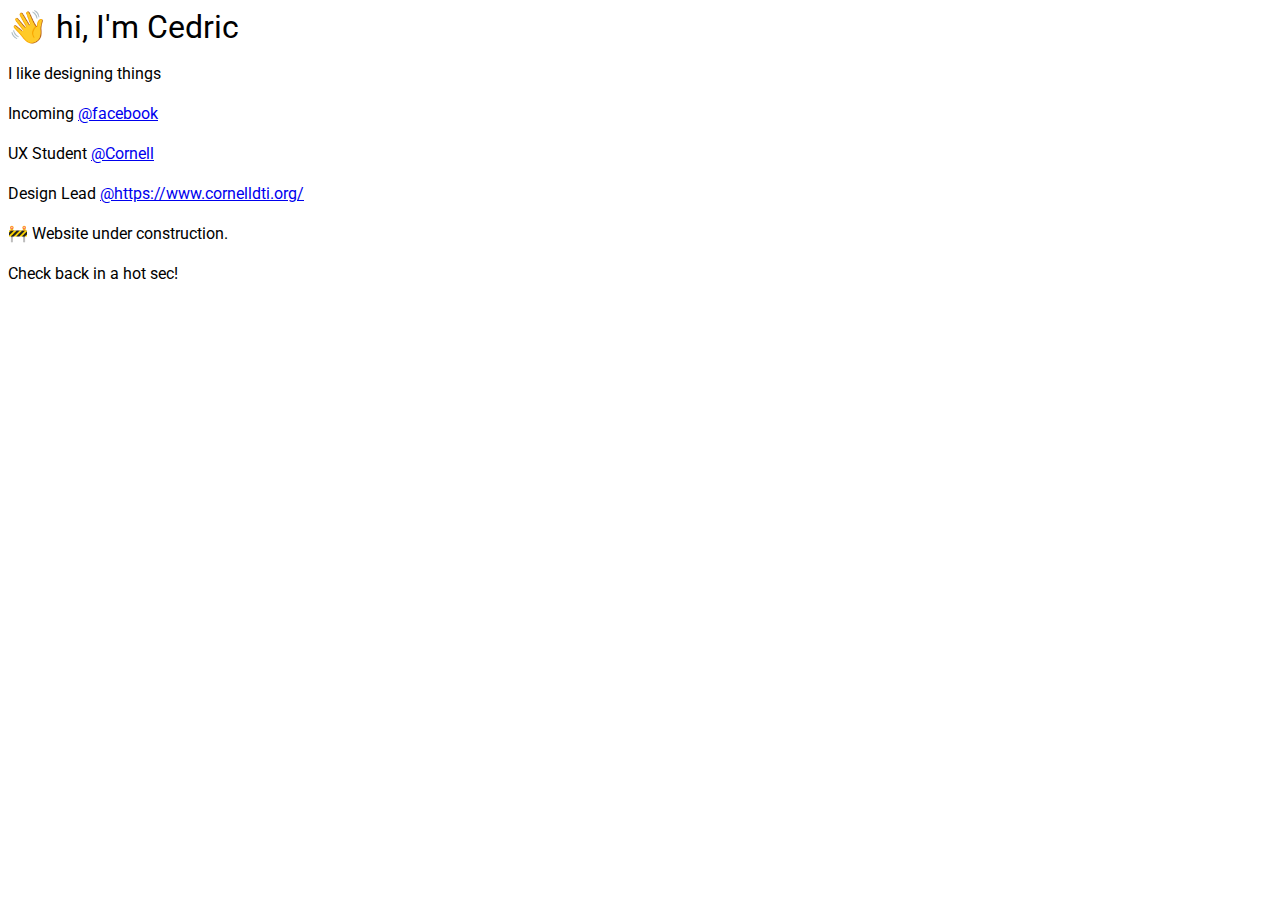
<file: index.html>
<html>

<head>
  <meta charset="UTF-8" />
  <meta name="viewport" content="width=device-width, initial-scale=1" />

  <!-- embed google font -->
  <link href="https://fonts.googleapis.com/css?family=Roboto:300,400,500,700" rel="stylesheet">

  <link rel="stylesheet" type="text/css" href="styles/all.css" media="all" />

  <title> Cedric Castillo </title>
</head>

<body>

<!-- create a center container -->
  <div id="container_main">

    <!-- title -->
    <h1> 👋 hi, I'm Cedric </h1>

    <!-- subtitle -->
    <p> I like designing things </p>

    <!-- experience -->
    <p> Incoming <a href="https://facebook.design/"> @facebook </a> </p>
    <p> UX Student <a href="https://infosci.cornell.edu/"> @Cornell </a> </p>
    <p> Design Lead <a href="https://infosci.cornell.edu/"> @https://www.cornelldti.org/ </a> </p>

    <!-- links -->
  </div>

<!-- create footer text -->
  <div id="container_sub">
    <!-- copy -->
    <p> 🚧 Website under construction. </p>
    <p> Check back in a hot sec! </p>

  </div>
</file>
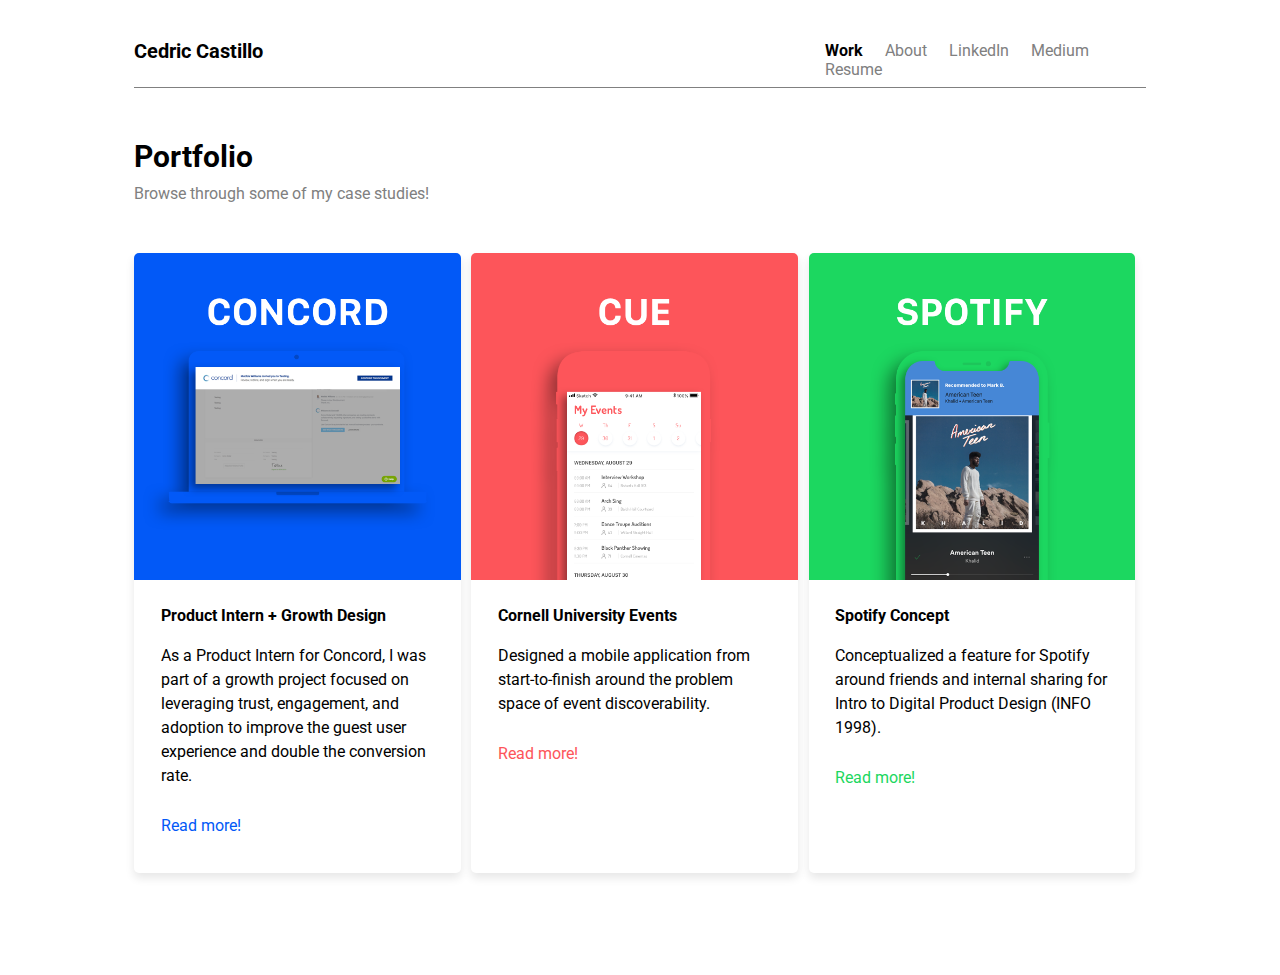
<file: obsolete/index.html>
<!DOCTYPE html>
<html>

<head>
  <meta charset="UTF-8" />
  <meta name="viewport" content="width=device-width, initial-scale=1" />

  <!-- embed google font -->
  <link href="https://fonts.googleapis.com/css?family=Roboto:300,400,500,700" rel="stylesheet">

  <link rel="stylesheet" type="text/css" href="styles/all.css" media="all" />

  <title> Cedric Castillo </title>
</head>

<body>

  <header>
    <!-- create a parent flex box -->
    <div id="header_container">
      <!-- child 1 of flex -->
      <h1 id="title"> Cedric Castillo </h1>
      <!-- child 2 of flex  -->
      <div id="menu_container">
        <nav id="menu">
          <ul>
            <li> <a href="index.html" class="active"> Work </a> </li>
            <li> <a href="about.html" class="static"> About </a> </li>
            <li> <a href="https://www.linkedin.com/in/cedriccastillo/" class="static"> LinkedIn </a> </li>
            <li> <a href="https://medium.com/@cedricast28" class="static"> Medium </a> </li>
            <li> <a href="https://www.dropbox.com/s/9nyjz7gur0vtwha/resume.pdf?dl=0" class="static"> Resume </a> </li>
          </ul>
        </nav>
      </div>
    </div>
  </header>

  <hr>


  <div class="page_content">

    <!-- page header -->
    <h2 class="page_title">Portfolio</h2>
    <h4 class="page_description">Browse through some of my case studies!</h4>

    <!-- container for three projects -->
    <div id="project_parent">

      <!-- Project 1: Concord -->
      <div class="project_child">
        <!-- the following image is mine -->
        <img class="project_img" alt="p_concord" src="images/p_concord.png" />

        <!-- title -->
        <p class="project_title">Product Intern + Growth Design</p>

        <!-- text -->
        <p class="project_description">
          As a Product Intern for Concord, I was part of a growth project focused on leveraging trust, engagement, and adoption to improve the guest user experience and double the conversion rate.

        </p>
        <p class="project_link">
          <a class="concord_more" href="https://drive.google.com/file/d/1NfwtmURaxKCakGvzjHUXsuax50N9H06e/view?usp=sharing"> Read more! </a>
        </p>

      </div>

      <!-- Project 2: Making Events at Cornell Discoverable -->
      <div class="project_child">
        <!-- the following image is mine -->
        <img class="project_img" alt="p_cue" src="images/p_cue.png" />

        <!-- title -->
        <p class="project_title">Cornell University Events</p>

        <!-- text -->
        <p class="project_description">
          Designed a mobile application from start-to-finish around the problem space of event discoverability.
        </p>
        <p class="project_link">
          <a class="events_more" href="https://paper.dropbox.com/doc/Improving-Event-Discoverability-at-Cornell--APDVAmgkhc88C3vZmetQhSN2AQ-sZEtL2L7W3uBT6OsJsBzd"> Read more! </a>
        </p>

      </div>

      <!-- Project Two: Spotify Case Study -->
      <div class="project_child">
        <!-- the following image is mine -->
        <img class="project_img" alt="p_spotify" src="images/p_spotify.png" />

        <!-- title -->
        <p class="project_title">Spotify Concept</p>

        <!-- text -->
        <p class="project_description">
          Conceptualized a feature for Spotify around friends and internal sharing for Intro to Digital Product Design (INFO 1998).
        </p>
        <p class="project_link">
          <a class="spotify_more" href="https://medium.com/@cedricast28/spotify-concept-recommendations-84031c6044de"> Read more! </a>
        </p>

      </div>

    </div>
  </div>
</body>
</file>
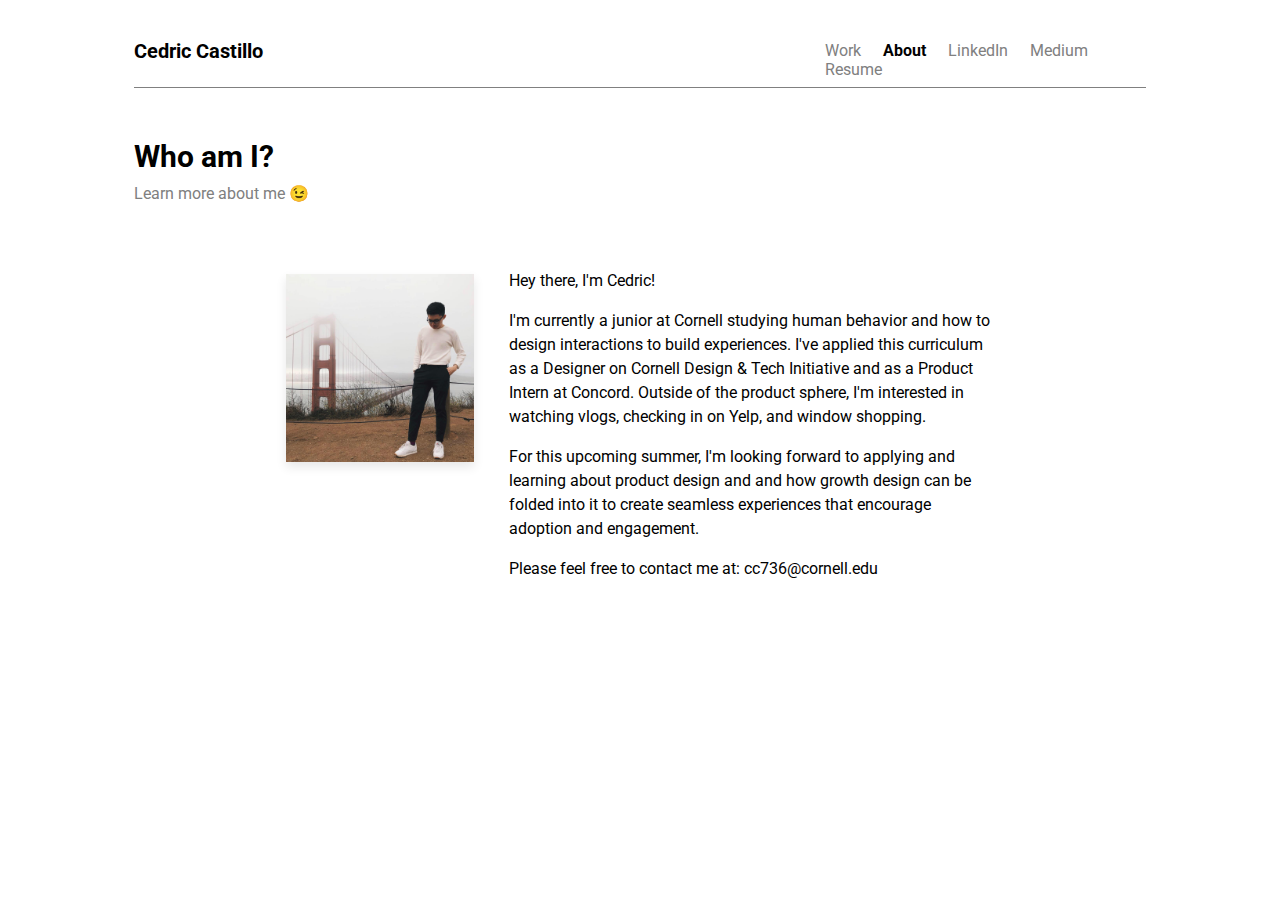
<file: about.html>
<!DOCTYPE html>
<html>

<head>
  <meta charset="UTF-8" />
  <meta name="viewport" content="width=device-width, initial-scale=1" />

  <!-- embed google font -->
  <link href="https://fonts.googleapis.com/css?family=Roboto:300,400,500,700" rel="stylesheet">

  <link rel="stylesheet" type="text/css" href="styles/all.css" media="all" />

  <title> Cedric Castillo </title>
</head>

<body>
  <header>
    <!-- create a parent flex box -->
    <div id="header_container">
      <!-- child 1 of flex -->
      <h1 id="title"> Cedric Castillo </h1>
      <!-- child 2 of flex  -->
      <div id="menu_container">
        <nav id="menu">
          <ul>
            <li> <a href="index.html" class="static"> Work </a> </li>
            <li> <a href="about.html" class="active"> About </a> </li>
            <li> <a href="https://www.linkedin.com/in/cedriccastillo/" class="static"> LinkedIn </a> </li>
            <li> <a href="https://medium.com/@cedricast28" class="static"> Medium </a> </li>
            <li> <a href="https://www.dropbox.com/s/9nyjz7gur0vtwha/resume.pdf?dl=0" class="static"> Resume </a> </li>
          </ul>
        </nav>
      </div>
    </div>
  </header>

  <hr>


  <div class="page_content">

    <!-- page header -->
    <h2 class="page_title">Who am I?</h2>
    <h4 class="page_description">Learn more about me 😉 </h4>

    <div class="about_parent">

      <div id="about_left">
        <!-- the following image is mine -->
        <img id="about_header" alt="aboutheader" src="images/aboutheader.jpg"/>
      </div>

      <div id="about_right">
        <!-- about details  -->
        <p class="aboutLast">
          Hey there, I'm Cedric!
        </p>
        <p>
          I'm currently a junior at Cornell studying human behavior and how to design interactions to build experiences. I've applied this curriculum as a Designer on Cornell Design & Tech Initiative and as a Product Intern at Concord. Outside of the product sphere, I'm interested in watching vlogs, checking in on Yelp, and window shopping.
        </p>
        <p>
          For this upcoming summer, I'm looking forward to applying and learning about product design and and how growth design can be folded into it to create seamless experiences that encourage adoption and engagement.
        </p>
        <p>
          Please feel free to contact me at: cc736@cornell.edu
        </p>
      </div>

    </div>

  </div>
</body>
</file>
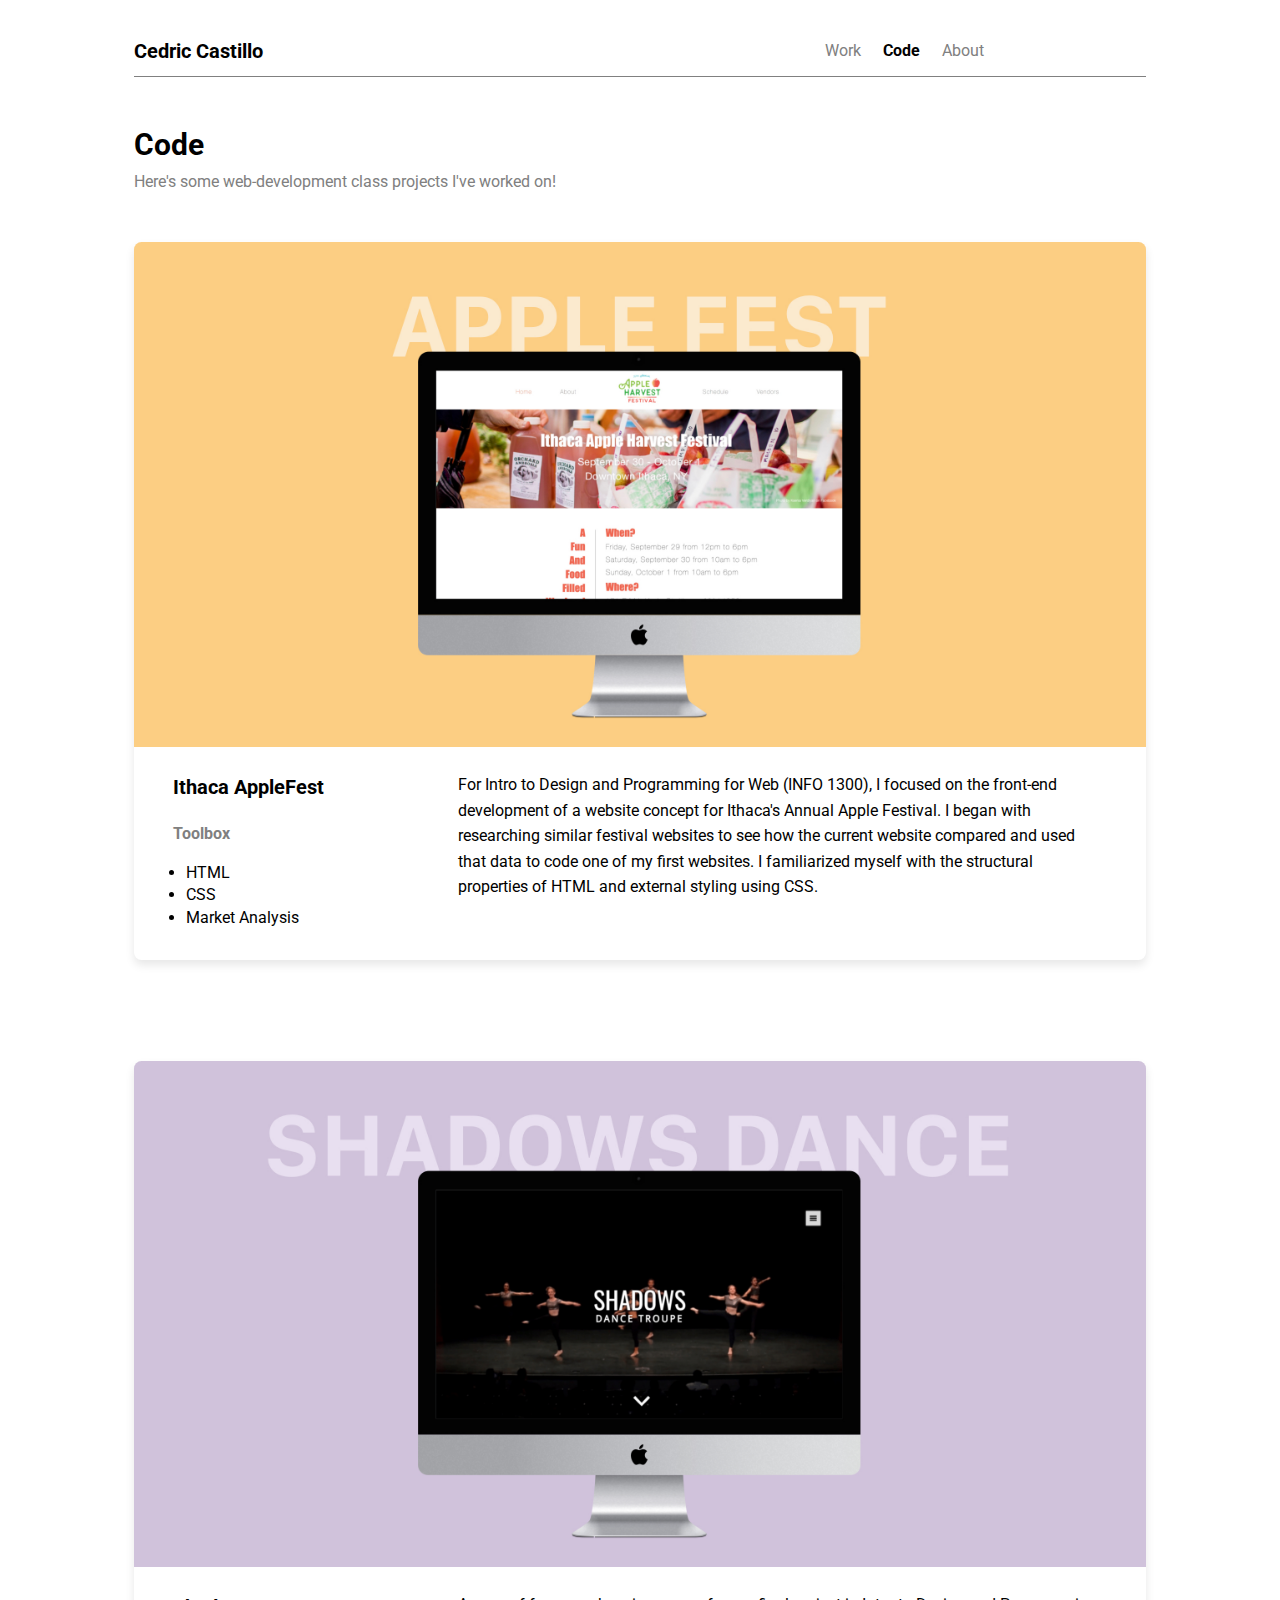
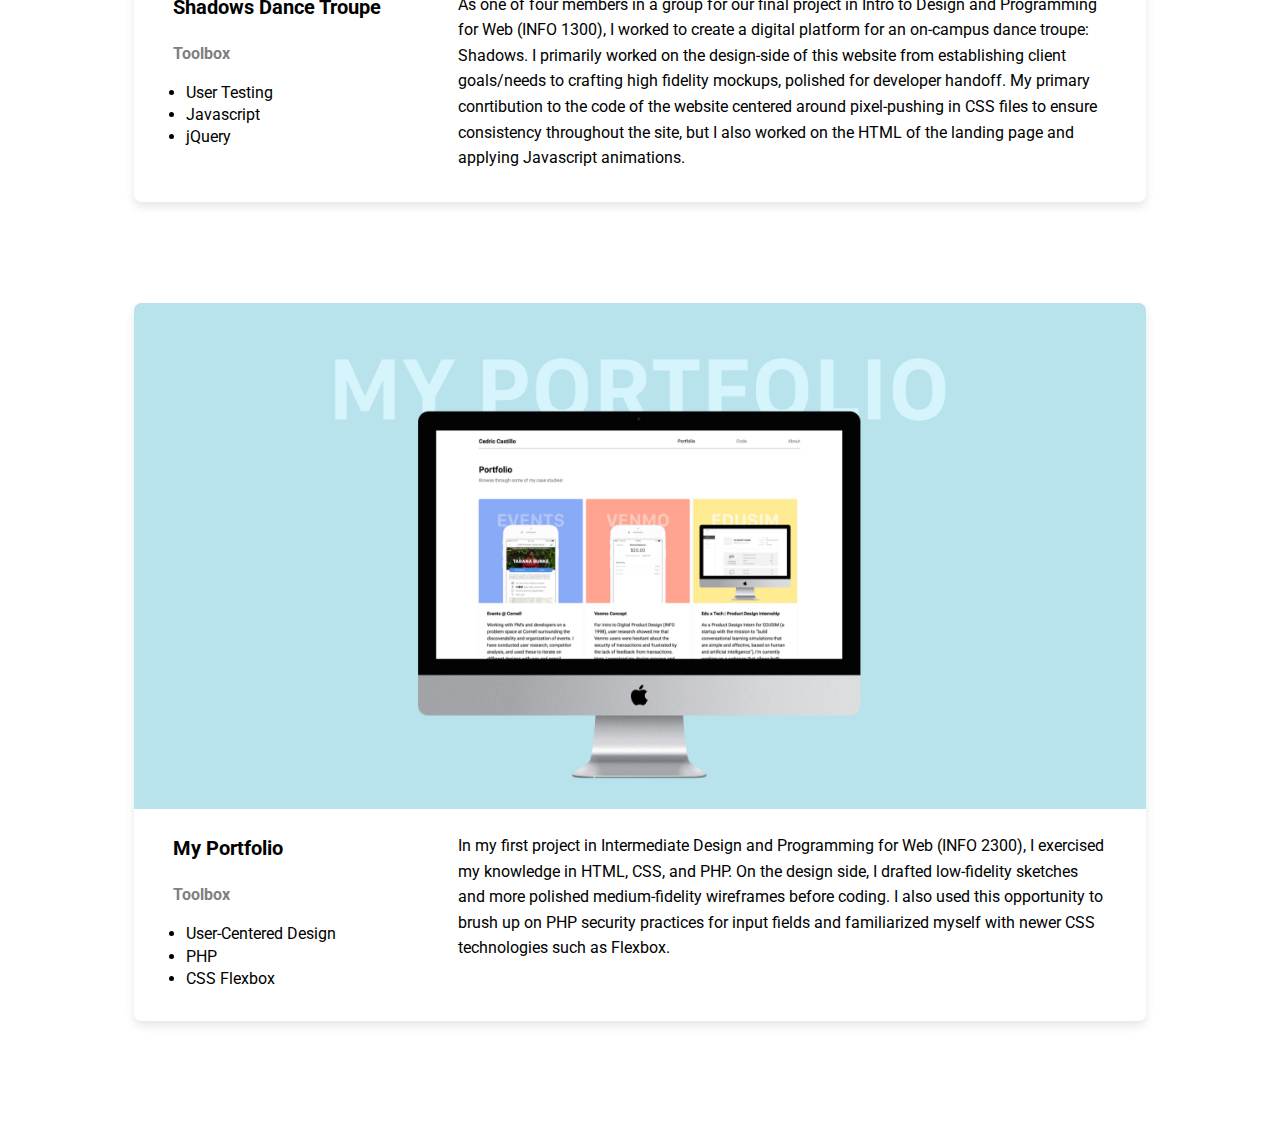
<file: code.html>
<!DOCTYPE html>
<html>

<head>
  <meta charset="UTF-8" />
  <meta name="viewport" content="width=device-width, initial-scale=1" />

  <!-- embed google font -->
  <link href="https://fonts.googleapis.com/css?family=Roboto:300,400,500,700" rel="stylesheet">

  <link rel="stylesheet" type="text/css" href="styles/all.css" media="all" />

  <title> Cedric Castillo </title>
</head>

<body>
  <header>
    <!-- create a parent flex box -->
    <div id="header_container">
      <!-- child 1 of flex -->
      <h1 id="title"> Cedric Castillo </h1>
      <!-- child 2 of flex  -->
      <div id="menu_container">
        <nav id="menu">
          <ul>
            <li> <a href="index.html" class="static"> Work </a> </li>
            <li> <a href="code.html" class="active"> Code </a> </li>
            <li> <a href="about.html" class="static"> About </a> </li>
          </ul>
        </nav>
      </div>
    </div>
  </header>

  <hr>

  <div class="page_content">

    <!-- page header -->
    <h2 class="page_title">Code</h2>
    <h4 class="page_description">Here's some web-development class projects I've worked on!</h4>

    <!-- project 1: apple fest -->
    <div class="code_project">
      <!-- the following image is mine -->
      <img class="code_img" alt="applefest" src="images/code_applefest.jpg"/>

      <!-- hold the text seprately from the image -->
      <div class="code_details">
        <!-- left -->
        <div class="code_left">
          <!-- title -->
          <p class="code_title"> Ithaca AppleFest </p>
          <!-- technologies -->
          <p class="code_toolbox"> Toolbox </p>
          <ul class="code_tools">
            <li>HTML</li>
            <li>CSS</li>
            <li>Market Analysis</li>
          </ul>
        </div>
        <!-- right -->
        <div class="code_right">
          <!-- description -->
          <p class="code_description">
            For Intro to Design and Programming for Web (INFO 1300), I focused on the front-end development of a website concept for Ithaca's Annual Apple Festival. I began with researching similar festival websites to see how the current website compared and used that data to code one of my first websites. I familiarized myself with the structural properties of HTML and external styling using CSS.
          </p>
        </div>
      </div>

    </div>

    <!-- project 2: shadows dance troupe -->
    <div class="code_project">
      <!-- the following image is mine -->
      <img class="code_img" alt="shadows" src="images/code_shadows.jpg"/>
      <!-- hold the text seprately from the image -->
      <div class="code_details">
        <!-- left -->
        <div class="code_left">
          <!-- title -->
          <p class="code_title"> Shadows Dance Troupe </p>
          <!-- technologies -->
          <p class="code_toolbox"> Toolbox </p>
          <ul class="code_tools">
            <li>User Testing</li>
            <li>Javascript</li>
            <li>jQuery</li>
          </ul>
        </div>
        <!-- right -->
        <div class="code_right">
          <!-- description -->
          <p class="code_description">
            As one of four members in a group for our final project in Intro to Design and Programming for Web (INFO 1300), I worked to create a digital platform for an on-campus dance troupe: Shadows. I primarily worked on the design-side of this website from establishing client goals/needs to crafting high fidelity mockups, polished for developer handoff. My primary conrtibution to the code of the website centered around pixel-pushing in CSS files to ensure consistency throughout the site, but I also worked on the HTML of the landing page and applying Javascript animations.
          </p>
        </div>
      </div>
    </div>

    <!-- project 3: this website! -->
    <div class="code_project">
      <!-- the following image is mine -->
      <img class="code_img" alt="portfolio" src="images/code_portfolio.jpg"/>
      <!-- hold the text seprately from the image -->
      <div class="code_details">
        <!-- left -->
        <div class="code_left">
          <!-- title -->
          <p class="code_title"> My Portfolio </p>
          <!-- technologies -->
          <p class="code_toolbox"> Toolbox </p>
          <ul class="code_tools">
            <li>User-Centered Design</li>
            <li>PHP</li>
            <li>CSS Flexbox</li>
          </ul>
        </div>
        <!-- right -->
        <div class="code_right">
          <!-- description -->
          <p class="code_description">
            In my first project in Intermediate Design and Programming for Web (INFO 2300), I exercised my knowledge in HTML, CSS, and PHP. On the design side, I drafted low-fidelity sketches and more polished medium-fidelity wireframes before coding. I also used this opportunity to brush up on PHP security practices for input fields and familiarized myself with newer CSS technologies such as Flexbox.
          </p>
        </div>
      </div>
    </div>
  </div>
</body>
</file>
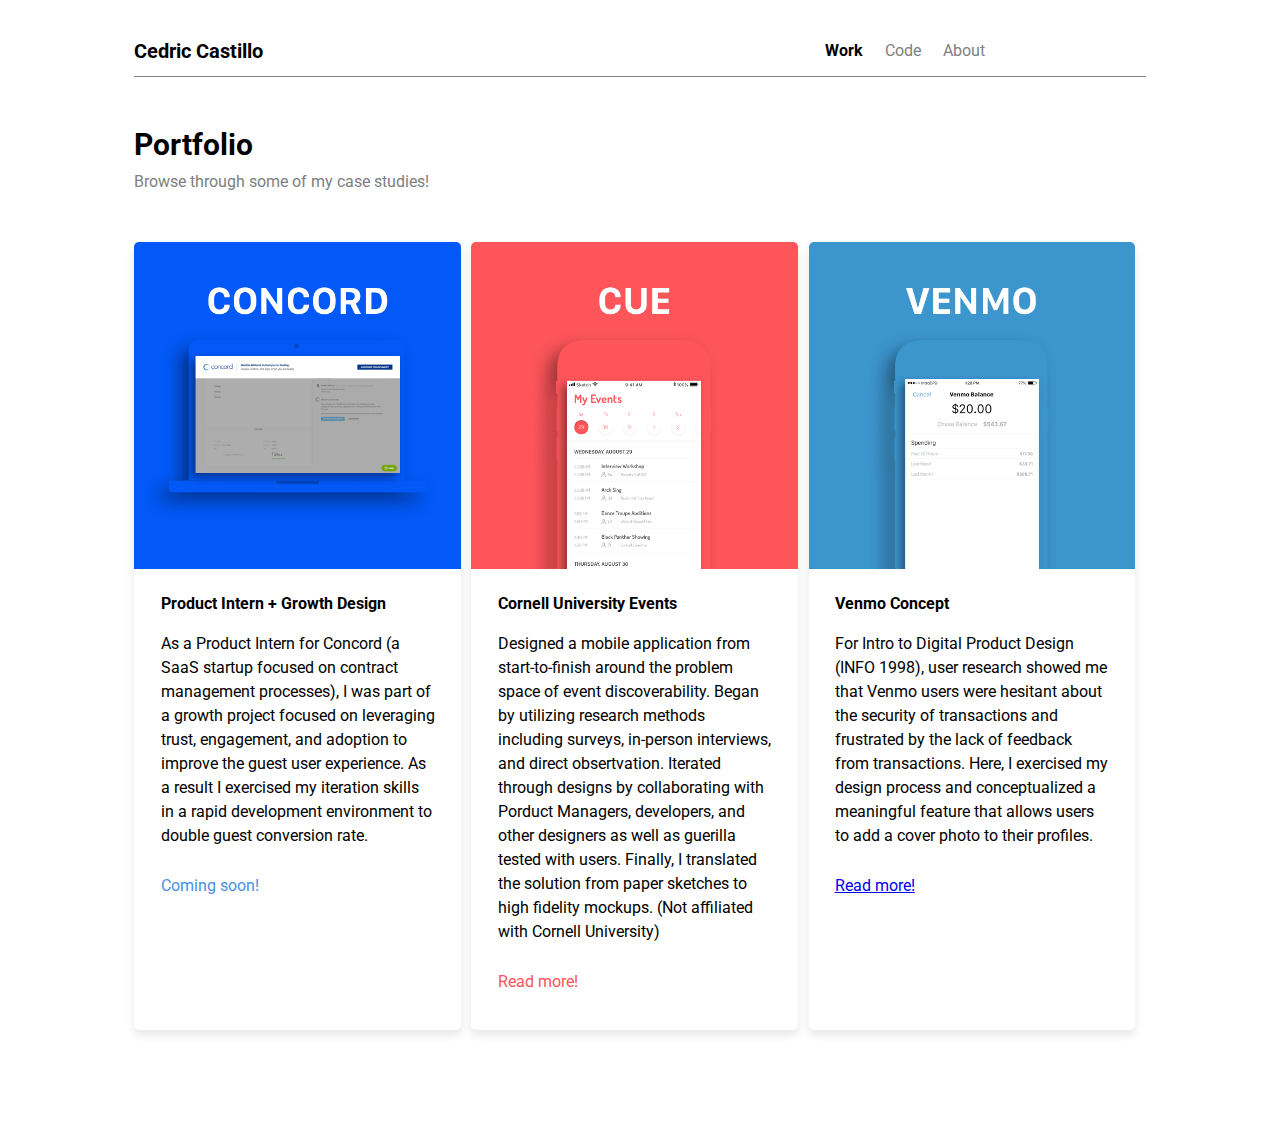
<file: index 2.html>
<!DOCTYPE html>
<html>

<head>
  <meta charset="UTF-8" />
  <meta name="viewport" content="width=device-width, initial-scale=1" />

  <!-- embed google font -->
  <link href="https://fonts.googleapis.com/css?family=Roboto:300,400,500,700" rel="stylesheet">

  <link rel="stylesheet" type="text/css" href="styles/all.css" media="all" />

  <title> Trial </title>
</head>

<body>

  <header>
    <!-- create a parent flex box -->
    <div id="header_container">
      <!-- child 1 of flex -->
      <h1 id="title"> Cedric Castillo </h1>
      <!-- child 2 of flex  -->
      <div id="menu_container">
        <nav id="menu">
          <ul>
            <li> <a href="index.html" class="active"> Work </a> </li>
            <li> <a href="code.html" class="static"> Code </a> </li>
            <li> <a href="about.html" class="static"> About </a> </li>
          </ul>
        </nav>
      </div>
    </div>
  </header>

  <hr>


  <div class="page_content">

    <!-- page header -->
    <h2 class="page_title">Portfolio</h2>
    <h4 class="page_description">Browse through some of my case studies!</h4>

    <!-- container for three projects -->
    <div id="project_parent">

      <!-- Project 1: Concord -->
      <div class="project_child">
        <!-- the following image is mine -->
        <img class="project_img" alt="p_concord" src="images/p_concord.png" />

        <!-- title -->
        <p class="project_title">Product Intern + Growth Design</p>

        <!-- text -->
        <p class="project_description">
          As a Product Intern for Concord (a SaaS startup focused on contract management processes), I was part of a growth project focused on leveraging trust, engagement, and adoption to improve the guest user experience. As a result I exercised my iteration skills in a rapid development environment to double guest conversion rate.

        </p>
        <p class="project_link">
          <a class="edusim_more"> Coming soon! </a>
        </p>

      </div>

      <!-- Project 2: Making Events at Cornell Discoverable -->
      <div class="project_child">
        <!-- the following image is mine -->
        <img class="project_img" alt="p_cue" src="images/p_cue.png" />

        <!-- title -->
        <p class="project_title">Cornell University Events</p>

        <!-- text -->
        <p class="project_description">
          Designed a mobile application from start-to-finish around the problem space of event discoverability. Began by utilizing research methods including surveys, in-person interviews, and direct obsertvation. Iterated through designs by collaborating with Porduct Managers, developers, and other designers as well as guerilla tested with users. Finally, I translated the solution from paper sketches to high fidelity mockups. (Not affiliated with Cornell University)
        </p>
        <p class="project_link">
          <a class="events_more" href="https://medium.com/cornell-design-tech-initiative/making-events-at-cornell-discoverable-2e23f2710c01"> Read more! </a>
        </p>

      </div>

      <!-- Project Two: Venmo Case Study (soon to be Instagram Case Study) -->
      <div class="project_child">
        <!-- the following image is mine -->
        <img class="project_img" alt="p_venmo" src="images/p_venmo.png" />

        <!-- title -->
        <p class="project_title">Venmo Concept</p>

        <!-- text -->
        <p class="project_description">
          For Intro to Digital Product Design (INFO 1998), user research showed me that Venmo users were hesitant about the security of transactions and frustrated by the lack of feedback from transactions. Here, I exercised my design process and conceptualized a meaningful feature that allows users to add a cover photo to their profiles.
        </p>
        <p class="project_link">
          <a class="venmo_more" href="https://medium.com/@cedricast28/introdpd-pre-test-cc736-cedric-castillo-cf2de1afbca9"> Read more! </a>
        </p>

      </div>

    </div>
  </div>
</body>
</file>
<file: styles/all.css>
/* general styling and classes*/
p, h1, h2, h3, h4, a, ul{
  font-family: 'Roboto', sans-serif;
  font-weight: 400;
}
p{
  line-height: 150%;
  font-weight: 400;
}

h1{
  margin-bottom: 5px;
}
h2{
  margin-top: 5%;
  margin-bottom: 1%;
  font-size: 30px;
  font-weight: 700;
}
h4{
  margin-top: 1%;
  margin-bottom: 5%;
  color: grey;
}
.page_content{
  margin-left: 10%;
  margin-right: 10%;
  width: 80%;
}

/* header styling */
header #header_container{
  width: 80%;
  margin-left: 10%;
  margin-right: 10%;
  margin-top: 2%;
  display: flex
}

header #title{
  flex: 2;
  font-size: 20px;
  font-weight: bold;
}

header #menu_container{
  flex: 1;
  float: left;
  margin-top: 16px;;
}

#menu {
  display: inline;
}

#menu ul {
  margin: 0;
  padding: 0;
  list-style: none;
}

#menu li {
  display: inline;
}

.active{
  color: black;
  font-weight: bold;
}

.static{
  color: grey;
}

#menu a{
  text-decoration: none;
  font-size: 16px;
  padding-left: 5%;
  padding-right: 1px;
}

#menu a:hover{
  color: #4A90E2;
}

hr{
  border: 0;
  height: 0;
  border-top: 1px solid grey;
  width: 80%;
  margin-left: 10%;
  margin-right: 10%;
}

/* index styling  */
#project_parent{
  display: flex;
  margin-bottom: 10%;
}

.project_child{
  flex: 1;
  margin-right: 1%;
  border-radius: 5px;
  box-shadow: 0px 5px 10px #E7E7E7;
}

.project_img{
  width: 100%;
  border-top-right-radius: 5px;
  border-top-left-radius: 5px;

}

p.project_title{
  font-size: 16px;
  font-weight: bold;
  color: black;
  padding-left: 8%;
  margin-top: 6%;
}

p.project_description{
  font-size: 16px;
  font-weight: normal;
  color: black;
  padding-left: 8%;
  padding-right: 8%;
  padding-bottom: 3%
}
p.project_link{
  font-size: 16px;
  font-weight: normal;
  color: #4A90E2;
  padding-left: 8%;
  padding-right: 8%;
  padding-bottom: 6%
}
.spotify_more{
  text-decoration: none;
  color: #1CD760;
}

.spotify_more:hover{
  text-decoration: none;
  color: black;
}
.events_more{
  text-decoration: none;
  color: #FD555A;
}
.events_more:hover{
  text-decoration: none;
  color: black;
}

.concord_more{
  text-decoration: none;
  color: #0259F7;
}
.concord_more:hover{
  text-decoration: none;
  color: black;
}

/* code styling */
.code_project{
  margin-bottom: 10%;
  box-shadow: 0px 5px 10px #E7E7E7;
  border-radius: 7.5px;
}
.code_img{
  width: 100%;
  border-top-right-radius: 7.5px;
  border-top-left-radius: 7.5px;
  margin-bottom: 0px;
  padding-bottom: 0px;
}
.code_details{
  display: flex;
  padding-bottom: 1.5%;
  padding-top: 0.75%;
}
.code_left{
  flex: 1;
}
.code_right{
  flex: 2;
  margin-right: 4%;
}
p.code_title{
  font-size: 20px;
  font-weight: bold;
  color: black;
  padding-left: 12%;
  margin-top: 4%;
}
p.code_toolbox{
  font-size: 16px;
  font-weight: bold;
  color: grey;
  padding-left: 12%;
}
ul.code_tools{
  padding-left: 16%;
  line-height: 140%;
}
p.code_description{
  margin-top: 2%;
  line-height: 160%;
}

/* about styling */
/* .about{
  width: 60%;
  margin-left: 20%;
  margin-right: 20%;
} */

.aboutLast{
  width: 70%;
}

#contact_form{
  width: 70%;
  margin-left: 15%;
  margin-left: 15%;
  margin-bottom: 10%;
}

.contact_subheading{
  margin-bottom: 1%;
  margin-top: 4%;
}

#contact_name, #contact_email{
  width: 100%;
  height: 20px;
}

#contact_details{
  width: 100%;
  height: 20px;
  overflow-y: scroll;
}

input[type="submit"]{
  font-family: 'Roboto', sans-serif;
  font-size: 16px;
  color: #4A90E2;
  font-weight: bold;
}

#contact_button{
  margin-top: 4%;
  height: 40px;
  width: 50%;
  border-radius: 100px;
  border: 2px solid #4A90E2;
  background-color: white;
}

#contact_button:hover, #contact_button:active{
  background-color:  #4A90E2;
  transition-duration: 0.4s;
  color: white
}

#about_header{
  width: 100%;
  box-shadow: 0px 5px 10px #E7E7E7;
  margin-top: 10.9%;
}

.about_parent{
  display: flex;
  width: 70%;
  margin-left: 15%;
}

#about_left{
  flex: 1.55;
}

#about_right{
  flex: 4;
  margin-left: 5%;
}

/* response styling  */
#response{
  font-size: 20px
}

span.echoed{
  font-size: 24px;
  font-weight: bold;
  color: #4A90E2;
}
span.echoedLess{
  font-size: 24px;
  font-weight: normal;
  color: #4A90E2;
}
</file>
<file: obsolete/styles/all.css>
/* general styling and classes*/
p, h1, h2, h3, h4, a, ul{
  font-family: 'Roboto', sans-serif;
  font-weight: 400;
}
p{
  line-height: 150%;
  font-weight: 400;
}

h1{
  margin-bottom: 5px;
}
h2{
  margin-top: 5%;
  margin-bottom: 1%;
  font-size: 30px;
  font-weight: 700;
}
h4{
  margin-top: 1%;
  margin-bottom: 5%;
  color: grey;
}
.page_content{
  margin-left: 10%;
  margin-right: 10%;
  width: 80%;
}

/* header styling */
header #header_container{
  width: 80%;
  margin-left: 10%;
  margin-right: 10%;
  margin-top: 2%;
  display: flex
}

header #title{
  flex: 2;
  font-size: 20px;
  font-weight: bold;
}

header #menu_container{
  flex: 1;
  float: left;
  margin-top: 16px;;
}

#menu {
  display: inline;
}

#menu ul {
  margin: 0;
  padding: 0;
  list-style: none;
}

#menu li {
  display: inline;
}

.active{
  color: black;
  font-weight: bold;
}

.static{
  color: grey;
}

#menu a{
  text-decoration: none;
  font-size: 16px;
  padding-left: 5%;
  padding-right: 1px;
}

#menu a:hover{
  color: #4A90E2;
}

hr{
  border: 0;
  height: 0;
  border-top: 1px solid grey;
  width: 80%;
  margin-left: 10%;
  margin-right: 10%;
}

/* index styling  */
#project_parent{
  display: flex;
  margin-bottom: 10%;
}

.project_child{
  flex: 1;
  margin-right: 1%;
  border-radius: 5px;
  box-shadow: 0px 5px 10px #E7E7E7;
}

.project_img{
  width: 100%;
  border-top-right-radius: 5px;
  border-top-left-radius: 5px;

}

p.project_title{
  font-size: 16px;
  font-weight: bold;
  color: black;
  padding-left: 8%;
  margin-top: 6%;
}

p.project_description{
  font-size: 16px;
  font-weight: normal;
  color: black;
  padding-left: 8%;
  padding-right: 8%;
  padding-bottom: 3%
}
p.project_link{
  font-size: 16px;
  font-weight: normal;
  color: #4A90E2;
  padding-left: 8%;
  padding-right: 8%;
  padding-bottom: 6%
}
.spotify_more{
  text-decoration: none;
  color: #1CD760;
}

.spotify_more:hover{
  text-decoration: none;
  color: black;
}
.events_more{
  text-decoration: none;
  color: #FD555A;
}
.events_more:hover{
  text-decoration: none;
  color: black;
}

.concord_more{
  text-decoration: none;
  color: #0259F7;
}
.concord_more:hover{
  text-decoration: none;
  color: black;
}

/* code styling */
.code_project{
  margin-bottom: 10%;
  box-shadow: 0px 5px 10px #E7E7E7;
  border-radius: 7.5px;
}
.code_img{
  width: 100%;
  border-top-right-radius: 7.5px;
  border-top-left-radius: 7.5px;
  margin-bottom: 0px;
  padding-bottom: 0px;
}
.code_details{
  display: flex;
  padding-bottom: 1.5%;
  padding-top: 0.75%;
}
.code_left{
  flex: 1;
}
.code_right{
  flex: 2;
  margin-right: 4%;
}
p.code_title{
  font-size: 20px;
  font-weight: bold;
  color: black;
  padding-left: 12%;
  margin-top: 4%;
}
p.code_toolbox{
  font-size: 16px;
  font-weight: bold;
  color: grey;
  padding-left: 12%;
}
ul.code_tools{
  padding-left: 16%;
  line-height: 140%;
}
p.code_description{
  margin-top: 2%;
  line-height: 160%;
}

/* about styling */
/* .about{
  width: 60%;
  margin-left: 20%;
  margin-right: 20%;
} */

.aboutLast{
  width: 70%;
}

#contact_form{
  width: 70%;
  margin-left: 15%;
  margin-left: 15%;
  margin-bottom: 10%;
}

.contact_subheading{
  margin-bottom: 1%;
  margin-top: 4%;
}

#contact_name, #contact_email{
  width: 100%;
  height: 20px;
}

#contact_details{
  width: 100%;
  height: 20px;
  overflow-y: scroll;
}

input[type="submit"]{
  font-family: 'Roboto', sans-serif;
  font-size: 16px;
  color: #4A90E2;
  font-weight: bold;
}

#contact_button{
  margin-top: 4%;
  height: 40px;
  width: 50%;
  border-radius: 100px;
  border: 2px solid #4A90E2;
  background-color: white;
}

#contact_button:hover, #contact_button:active{
  background-color:  #4A90E2;
  transition-duration: 0.4s;
  color: white
}

#about_header{
  width: 100%;
  box-shadow: 0px 5px 10px #E7E7E7;
  margin-top: 10.9%;
}

.about_parent{
  display: flex;
  width: 70%;
  margin-left: 15%;
}

#about_left{
  flex: 1.55;
}

#about_right{
  flex: 4;
  margin-left: 5%;
}

/* response styling  */
#response{
  font-size: 20px
}

span.echoed{
  font-size: 24px;
  font-weight: bold;
  color: #4A90E2;
}
span.echoedLess{
  font-size: 24px;
  font-weight: normal;
  color: #4A90E2;
}
</file>
